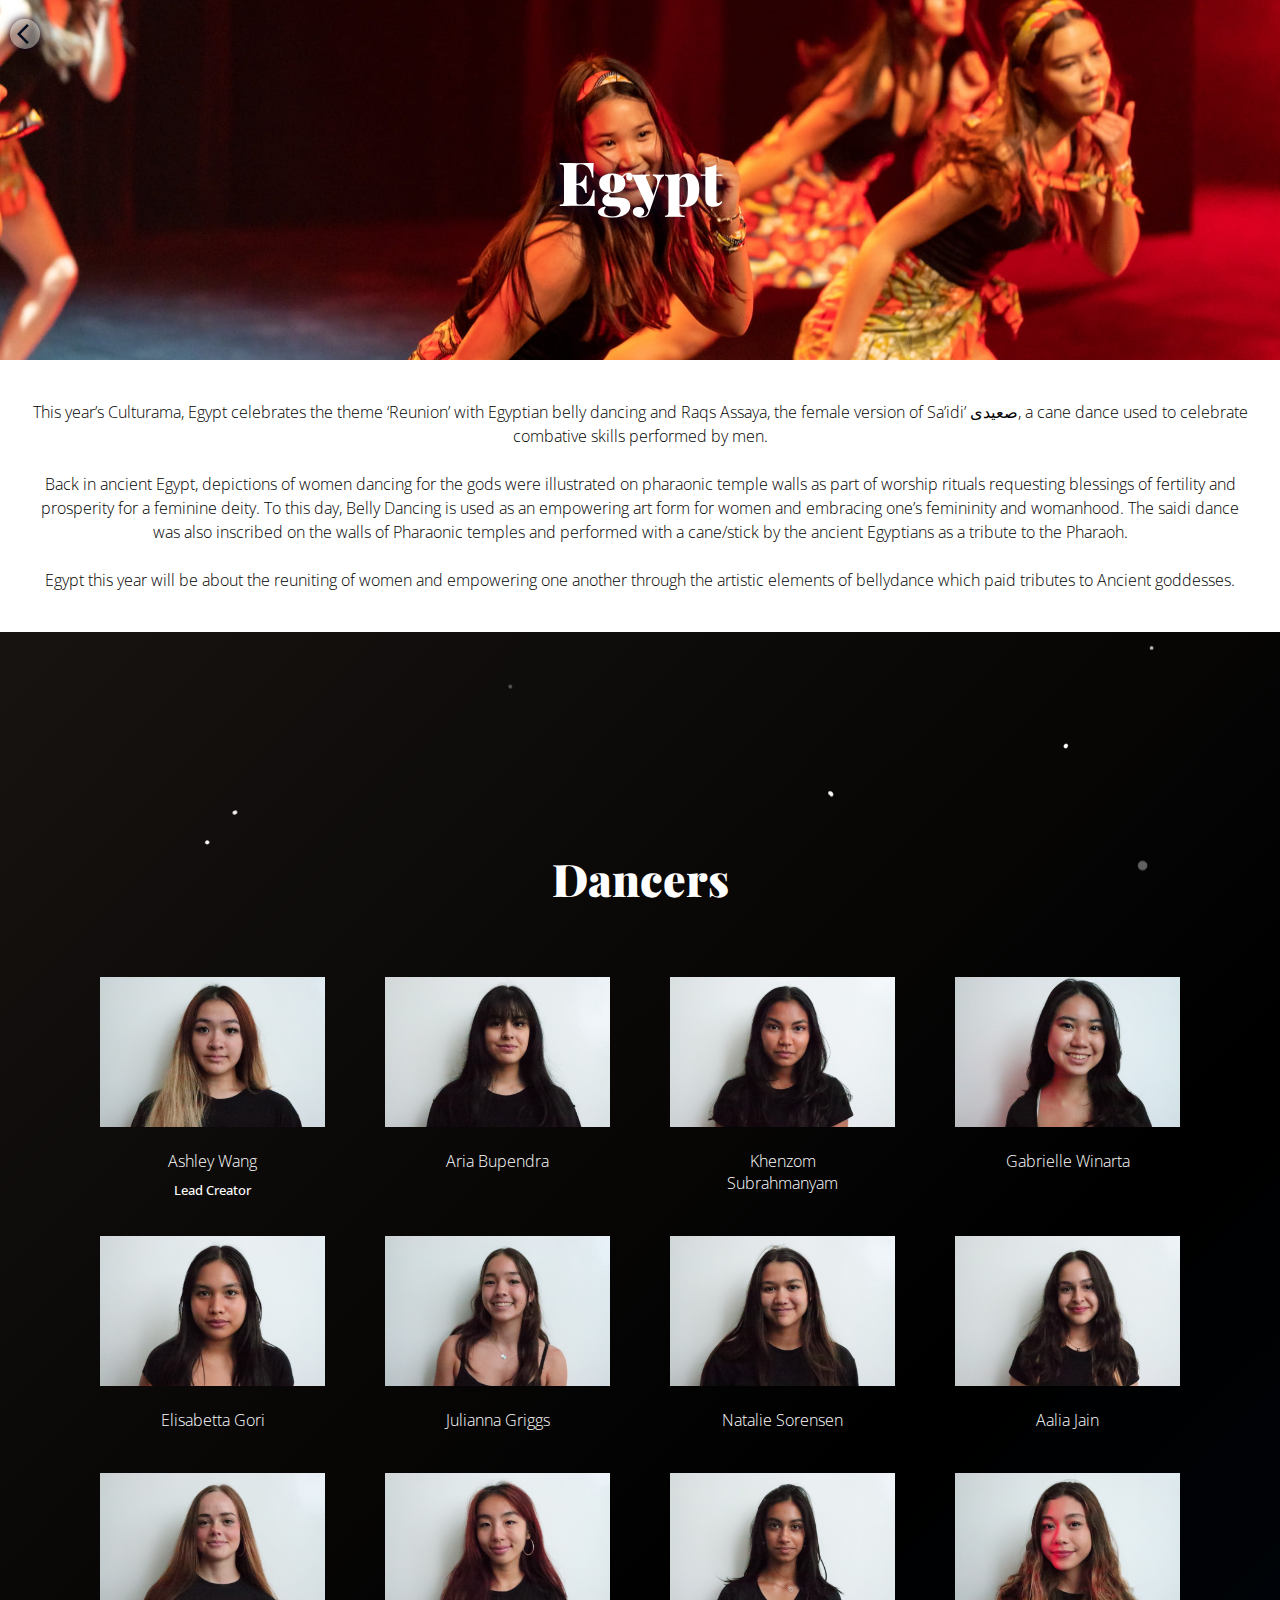
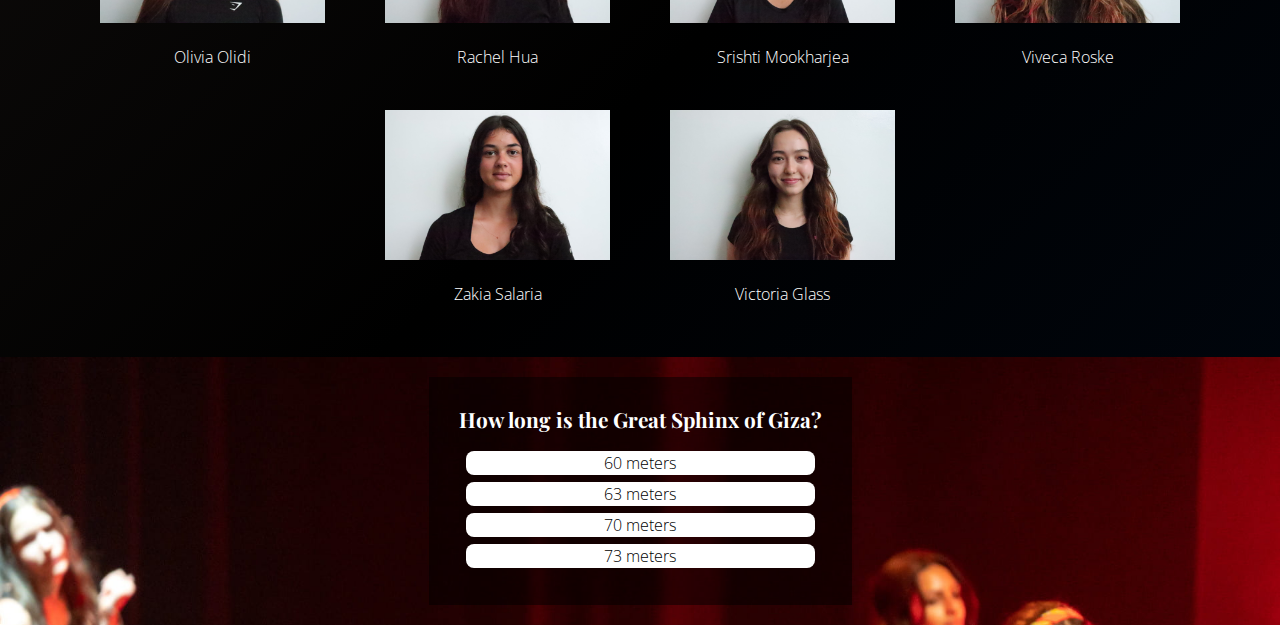
<file: egypt.html>
<!DOCTYPE html>
<html lang="en">
<head>
    <meta charset="UTF-8">
    <meta http-equiv="X-UA-Compatible" content="IE=edge">
    <meta name="viewport" content="width=device-width, initial-scale=1.0">
    <title>Egypt</title>
    <link rel = "stylesheet" href="egypt_style.css">
    <link rel="stylesheet" href="https://fonts.googleapis.com/css2?family=Material+Symbols+Outlined:opsz,wght,FILL,GRAD@48,400,0,0" />
    <link rel="stylesheet" href="https://fonts.googleapis.com/css2?family=Material+Symbols+Outlined:opsz,wght,FILL,GRAD@48,400,0,0" />
    <link rel="icon" type="image/x-icon" href="uwc-favicon.png">
    <style>
        @import url('https://fonts.googleapis.com/css2?family=Playfair+Display:ital,wght@0,400;0,500;0,600;0,700;0,800;0,900;1,400;1,500;1,600;1,700;1,800;1,900&display=swap');
        @import url('https://fonts.googleapis.com/css2?family=IBM+Plex+Serif:ital@1&display=swap');
        @import url('https://fonts.googleapis.com/css2?family=IBM+Plex+Serif:ital,wght@0,700;1,400&family=Roboto:wght@100;300;500;700&display=swap');
        @import url('https://fonts.googleapis.com/css2?family=IBM+Plex+Serif:ital,wght@0,700;1,400&family=Open+Sans:ital,wght@0,300;0,400;0,500;0,600;0,700;0,800;1,300;1,400;1,500;1,600;1,700;1,800&family=Roboto:wght@100;300;500;700&display=swap');
        
    </style>
</head>
<body>
    <div class="back-button-container">
        <div class="back-button">
            <span class="material-symbols-outlined">
                arrow_back_ios_new
            </span>
        </div>
    </div>
    <div class="top">
        <h1 id="country-name">Egypt</h1>

    </div>
    <div class="description">
        <div class="description-text">This year’s Culturama, Egypt celebrates the theme ‘Reunion’ with Egyptian belly dancing and Raqs Assaya, the female version of Sa’idi’ صعيدى, a cane dance used to celebrate combative skills performed by men.<br><br> Back in ancient Egypt, depictions of women dancing for the gods were illustrated on pharaonic temple walls as part of worship rituals requesting blessings of fertility and prosperity for a feminine deity. To this day, Belly Dancing is used as an empowering art form for women and embracing one’s femininity and womanhood. The saidi dance was also inscribed on the walls of Pharaonic temples and performed with a cane/stick by the ancient Egyptians as a tribute to the Pharaoh. <br><br> Egypt this year will be about the reuniting of women and empowering one another through the artistic elements of bellydance which paid tributes to Ancient goddesses. 
        </div>
    </div>
    <div class="headshots">
        <p class="title">Dancers</p>
        <div class="headshot-container">
            <div class="headshot-item item-1">
                <img src='IMG_1764.JPG' class="headshot-photo">
                <p class="headshot-name">Ashley Wang</p>
                <p class="leader-name">Lead Creator</p>
            </div>
            <div class="headshot-item item-2">
                <img src='IMG_1751.JPG' class="headshot-photo">
                <p class="headshot-name">Aria Bupendra</p>
            </div>
            <div class="headshot-item item-3">
                <img src='IMG_1754.JPG' class="headshot-photo">
                <p class="headshot-name">Khenzom Subrahmanyam</p>
            </div>
            <div class="headshot-item item-4">
                <img src='IMG_1766.JPG' class="headshot-photo">
                <p class="headshot-name">Gabrielle Winarta</p>
            </div>
            <div class="headshot-item item-5">
                <img src='IMG_1756.JPG' class="headshot-photo">
                <p class="headshot-name">Elisabetta Gori</p>
            </div>
            <div class="headshot-item item-6">
                <img src='IMG_1748.JPG' class="headshot-photo">
                <p class="headshot-name">Julianna Griggs</p>
            </div>
            <div class="headshot-item item-7">
                <img src='IMG_1761.JPG' class="headshot-photo">
                <p class="headshot-name">Natalie Sorensen</p>
            </div>
            <div class="headshot-item item-8">
                <img src='IMG_1752.JPG' class="headshot-photo">
                <p class="headshot-name">Aalia Jain</p>
            </div>
            <div class="headshot-item item-9">
                <img src='IMG_1762.JPG' class="headshot-photo">
                <p class="headshot-name">Olivia Olidi</p>
            </div>
            <div class="headshot-item item-10">
                <img src='IMG_1760.JPG' class="headshot-photo">
                <p class="headshot-name">Rachel Hua</p>
            </div>
            <div class="headshot-item item-11">
                <img src='IMG_1749.JPG' class="headshot-photo">
                <p class="headshot-name">Srishti Mookharjea</p>
            </div>
            <div class="headshot-item item-12">
                <img src='IMG_1767.JPG' class="headshot-photo">
                <p class="headshot-name">Viveca Roske</p>
            </div>
            <div class="headshot-item item-13">
                <img src='IMG_1746.JPG' class="headshot-photo">
                <p class="headshot-name">Zakia Salaria</p>
            </div>
            <div class="headshot-item item-13">
                <img src='IMG_1757.JPG' class="headshot-photo">
                <p class="headshot-name">Victoria Glass</p>
            </div>
        </div>
    </div>
    <div class="quiz">
        <div class="quiz-container">
            <div class="quiz-name">How long is the Great Sphinx of Giza?</div>
            <div class="answer choice-1">60 meters</div>
            <div class="answer choice-2">63 meters</div>
            <div class="answer choice-3">70 meters</div>
            <div class="answer choice-4">73 meters</div>
            <div class="correct-container">
                <img class='correct' src="correct_icon.png">
            </div>
            <p class="correct-text">The Great Sphinx of Giza measures 73 meters long and 20 meters high, and is one of the world's largest monuments.</p>
            
            <div class="wrong-container">
                <img class='wrong' src="wrong_icon.png">
            </div>
            <p class="wrong-text">The Great Sphinx of Giza measures 73 meters long and 20 meters high, and is one of the world's largest monuments.</p>

        </div>  
    </div>

    <script src="egypt_script.js"></script>

</body>
</html>
</file>
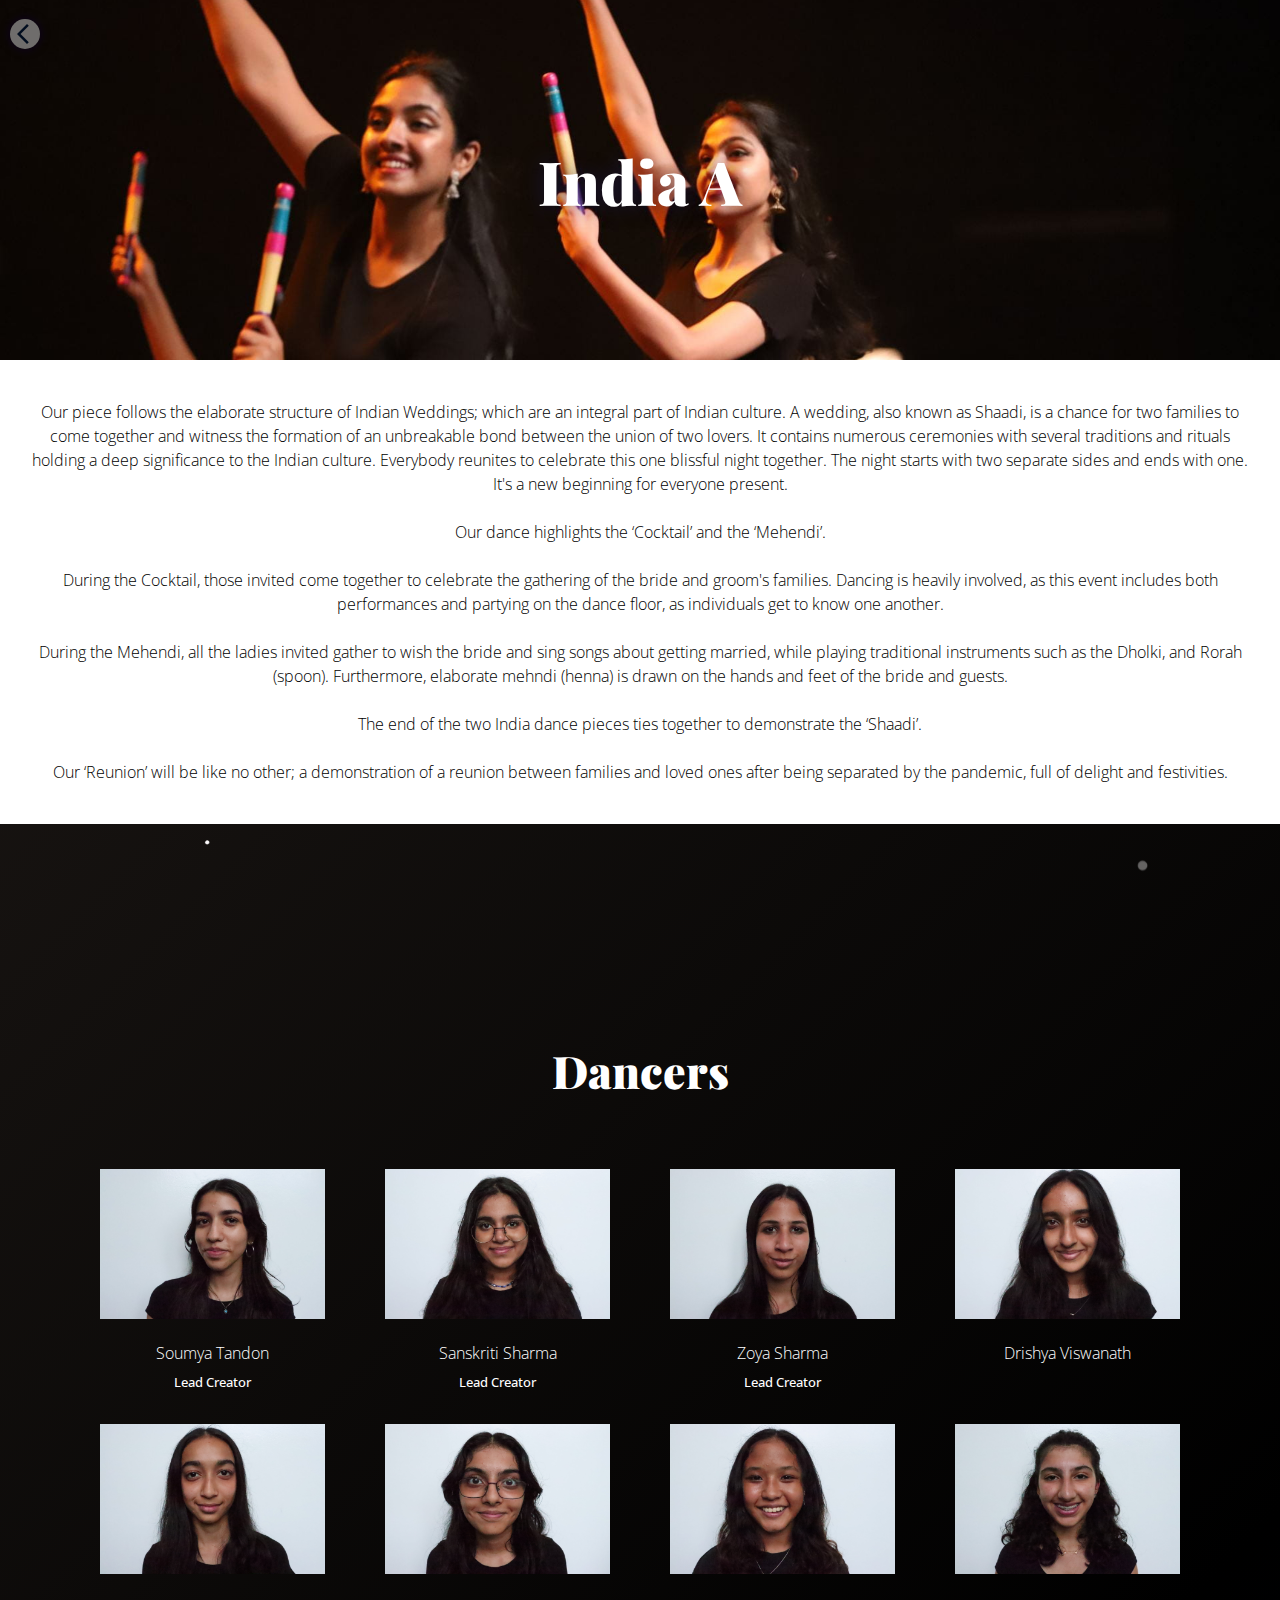
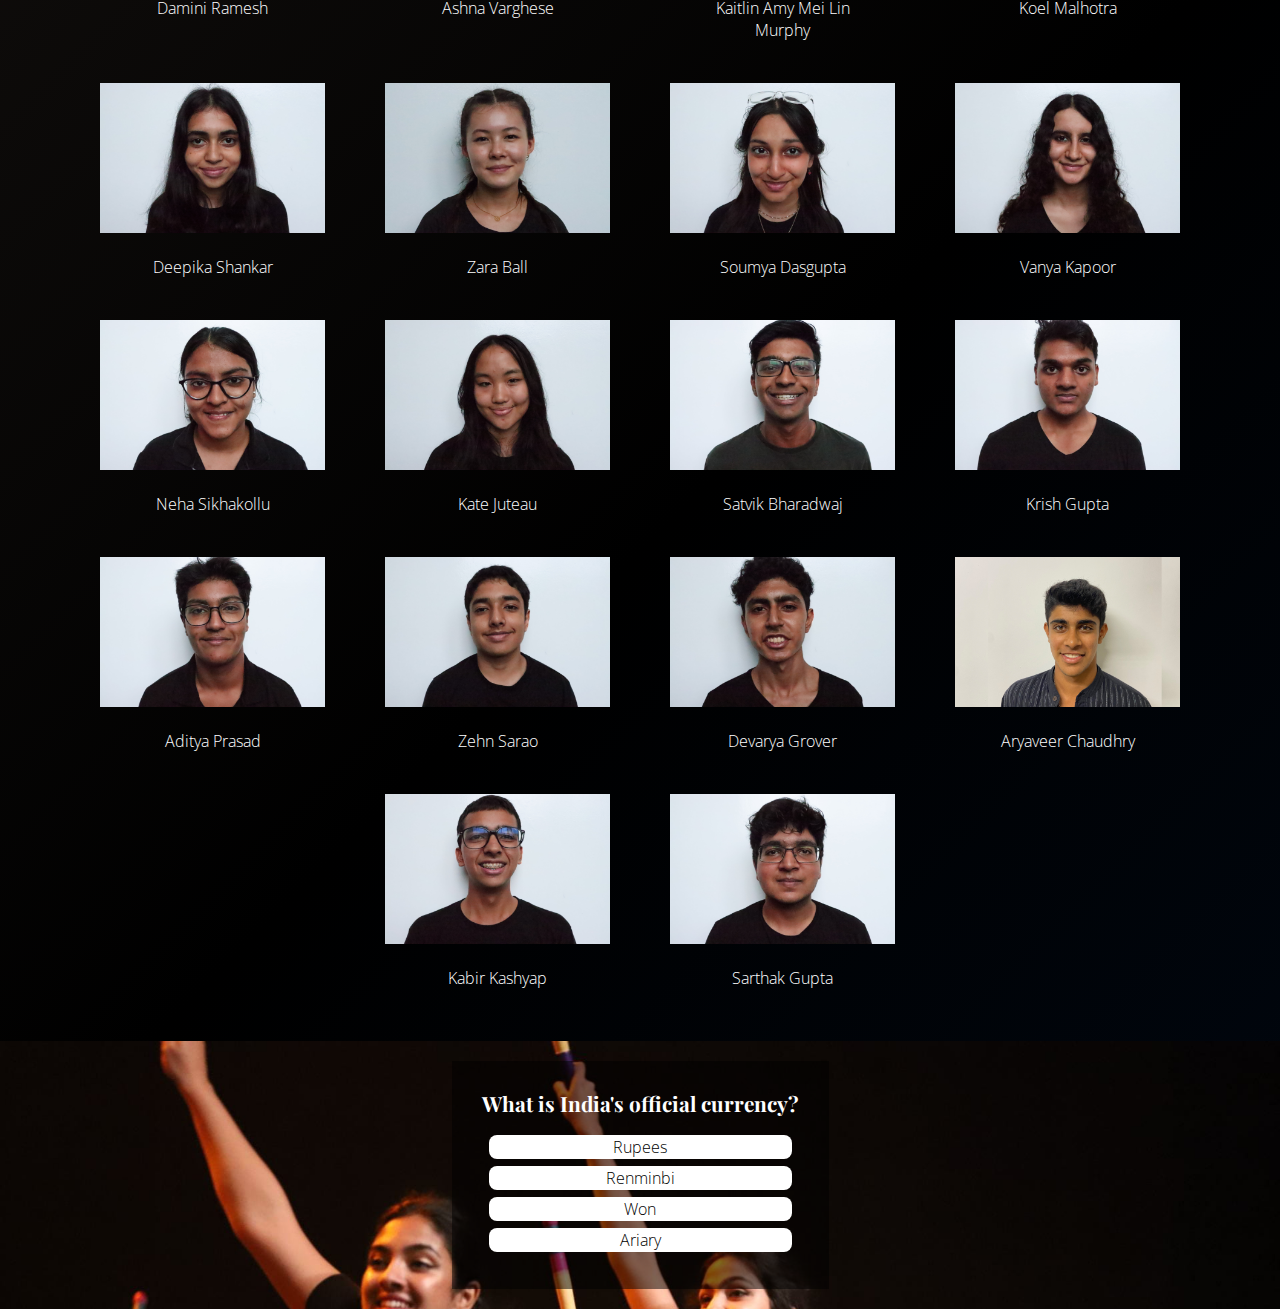
<file: india_a.html>
<!DOCTYPE html>
<html lang="en">
<head>
    <meta charset="UTF-8">
    <meta http-equiv="X-UA-Compatible" content="IE=edge">
    <meta name="viewport" content="width=device-width, initial-scale=1.0">
    <title>India A</title>
    <link rel = "stylesheet" href="india_a_style.css">
    <link rel="stylesheet" href="https://fonts.googleapis.com/css2?family=Material+Symbols+Outlined:opsz,wght,FILL,GRAD@48,400,0,0" />
    <link rel="stylesheet" href="https://fonts.googleapis.com/css2?family=Material+Symbols+Outlined:opsz,wght,FILL,GRAD@48,400,0,0" />
    <link rel="icon" type="image/x-icon" href="uwc-favicon.png">
    <style>
        @import url('https://fonts.googleapis.com/css2?family=Playfair+Display:ital,wght@0,400;0,500;0,600;0,700;0,800;0,900;1,400;1,500;1,600;1,700;1,800;1,900&display=swap');
        @import url('https://fonts.googleapis.com/css2?family=IBM+Plex+Serif:ital@1&display=swap');
        @import url('https://fonts.googleapis.com/css2?family=IBM+Plex+Serif:ital,wght@0,700;1,400&family=Roboto:wght@100;300;500;700&display=swap');
        @import url('https://fonts.googleapis.com/css2?family=IBM+Plex+Serif:ital,wght@0,700;1,400&family=Open+Sans:ital,wght@0,300;0,400;0,500;0,600;0,700;0,800;1,300;1,400;1,500;1,600;1,700;1,800&family=Roboto:wght@100;300;500;700&display=swap');
        
    </style>
</head>
<body>
    <div class="back-button-container">
        <div class="back-button">
            <span class="material-symbols-outlined">
                arrow_back_ios_new
            </span>
        </div>
    </div>
    <div class="top">
        <h1 id="country-name">India A</h1>

    </div>
    <div class="description">
        <div class="description-text">Our piece follows the elaborate structure of Indian Weddings; which are an integral part of Indian culture. A wedding, also known as Shaadi, is a chance for two families to come together and witness the formation of an unbreakable bond between the union of two lovers. It contains numerous ceremonies with several traditions and rituals holding a deep significance to the Indian culture. Everybody reunites to celebrate this one blissful night together. The night starts with two separate sides and ends with one. It's a new beginning for everyone present.
            <br><br>
            Our dance highlights the ‘Cocktail’ and the ‘Mehendi’.
            <br><br>
            During the Cocktail, those invited come together to celebrate the gathering of the bride and groom's families. Dancing is heavily involved, as this event includes both performances and partying on the dance floor, as individuals get to know one another. 
            <br><br>
            During the Mehendi, all the ladies invited gather to wish the bride and sing songs about getting married, while playing traditional instruments such as the Dholki, and Rorah (spoon). Furthermore, elaborate mehndi (henna) is drawn on the hands and feet of the bride and guests. 
            <br><br>
            The end of the two India dance pieces ties together to demonstrate the ‘Shaadi’.
            <br><br>
            Our ‘Reunion’ will be like no other; a demonstration of a reunion between families and loved ones after being separated by the pandemic, full of delight and festivities. 
             </div>
    </div>
    <div class="headshots">
        <p class="title">Dancers</p>
        <div class="headshot-container">
            <div class="headshot-item item-1">
                <img src='IMG_1876.JPG' class="headshot-photo">
                <p class="headshot-name">Soumya Tandon</p>
                <p class="leader-name">Lead Creator</p>
            </div>
            <div class="headshot-item item-2">
                <img src='IMG_1873.JPG' class="headshot-photo">
                <p class="headshot-name">Sanskriti Sharma</p>
                <p class="leader-name">Lead Creator</p>
            </div>
            <div class="headshot-item item-3">
                <img src='IMG_1859.JPG' class="headshot-photo">
                <p class="headshot-name">Zoya Sharma</p>
                <p class="leader-name">Lead Creator</p>
            </div>
            <div class="headshot-item item-4">
                <img src='IMG_1871.JPG' class="headshot-photo">
                <p class="headshot-name">Drishya Viswanath</p>
            </div>
            <div class="headshot-item item-5">
                <img src='IMG_1872.JPG' class="headshot-photo">
                <p class="headshot-name">Damini Ramesh</p>
            </div>
            <div class="headshot-item item-6">
                <img src='IMG_1861.JPG' class="headshot-photo">
                <p class="headshot-name">Ashna Varghese</p>
            </div>
            <div class="headshot-item item-7">
                <img src='IMG_1856.JPG' class="headshot-photo">
                <p class="headshot-name">Kaitlin Amy Mei Lin Murphy</p>
            </div>
            <div class="headshot-item item-8">
                <img src='IMG_1857.JPG' class="headshot-photo">
                <p class="headshot-name">Koel Malhotra</p>
            </div>
            <div class="headshot-item item-9">
                <img src='IMG_1869.JPG' class="headshot-photo">
                <p class="headshot-name">Deepika Shankar</p>
            </div>
            <div class="headshot-item item-10">
                <img src='IMG_1855.JPG' class="headshot-photo">
                <p class="headshot-name">Zara Ball</p>
            </div>
            <div class="headshot-item item-11">
                <img src='IMG_1867.JPG' class="headshot-photo">
                <p class="headshot-name">Soumya Dasgupta</p>
            </div>
            <div class="headshot-item item-12">
                <img src='IMG_1862.JPG' class="headshot-photo">
                <p class="headshot-name">Vanya Kapoor</p>
            </div>
            <div class="headshot-item item-13">
                <img src='IMG_1870.JPG' class="headshot-photo">
                <p class="headshot-name">Neha Sikhakollu</p>
            </div>
            <div class="headshot-item item-14">
                <img src='IMG_1868.JPG' class="headshot-photo">
                <p class="headshot-name">Kate Juteau</p>
            </div>
            <div class="headshot-item item-15">
                <img src='IMG_1865.JPG' class="headshot-photo">
                <p class="headshot-name">Satvik Bharadwaj</p>
            </div>
            <div class="headshot-item item-16">
                <img src='IMG_1866.JPG' class="headshot-photo">
                <p class="headshot-name">Krish Gupta</p>
            </div>
            <div class="headshot-item item-17">
                <img src='IMG_1863.JPG' class="headshot-photo">
                <p class="headshot-name">Aditya Prasad </p>
            </div>
            <div class="headshot-item item-18">
                <img src='IMG_1864.JPG' class="headshot-photo">
                <p class="headshot-name">Zehn Sarao</p>
            </div>
            <div class="headshot-item item-19">
                <img src='IMG_1860.JPG' class="headshot-photo">
                <p class="headshot-name">Devarya Grover</p>
            </div>
            <div class="headshot-item item-20">
                <img src='A11.jpg' class="headshot-photo">
                <p class="headshot-name">Aryaveer Chaudhry </p>
            </div>
            <div class="headshot-item item-21">
                <img src='IMG_1858.JPG' class="headshot-photo">
                <p class="headshot-name">Kabir Kashyap</p>
            </div>
            <div class="headshot-item item-22">
                <img src='IMG_1875.JPG' class="headshot-photo">
                <p class="headshot-name">Sarthak Gupta</p>
            </div>
            
        </div>
    </div>
    <div class="quiz">
        <div class="quiz-container">
            <div class="quiz-name">What is India's official currency?</div>
            <div class="answer choice-1">Rupees</div>
            <div class="answer choice-2">Renminbi</div>
            <div class="answer choice-3">Won</div>
            <div class="answer choice-4">Ariary</div>
            <div class="correct-container">
                <img class='correct' src="correct_icon.png">
            </div>
            <p class="correct-text">India's official currency is Rupees. Renminbi, Won and Ariary are each China, Korea and Madagascar's currencies.</p>
            
            <div class="wrong-container">
                <img class='wrong' src="wrong_icon.png">
            </div>
            <p class="wrong-text">India's official currency is Rupees. Renminbi, Won and Ariary are each China, Korea and Madagascar's currencies.</p>

        </div>  
    </div>

    <script src="country_script.js"></script>

</body>
</html>
</file>
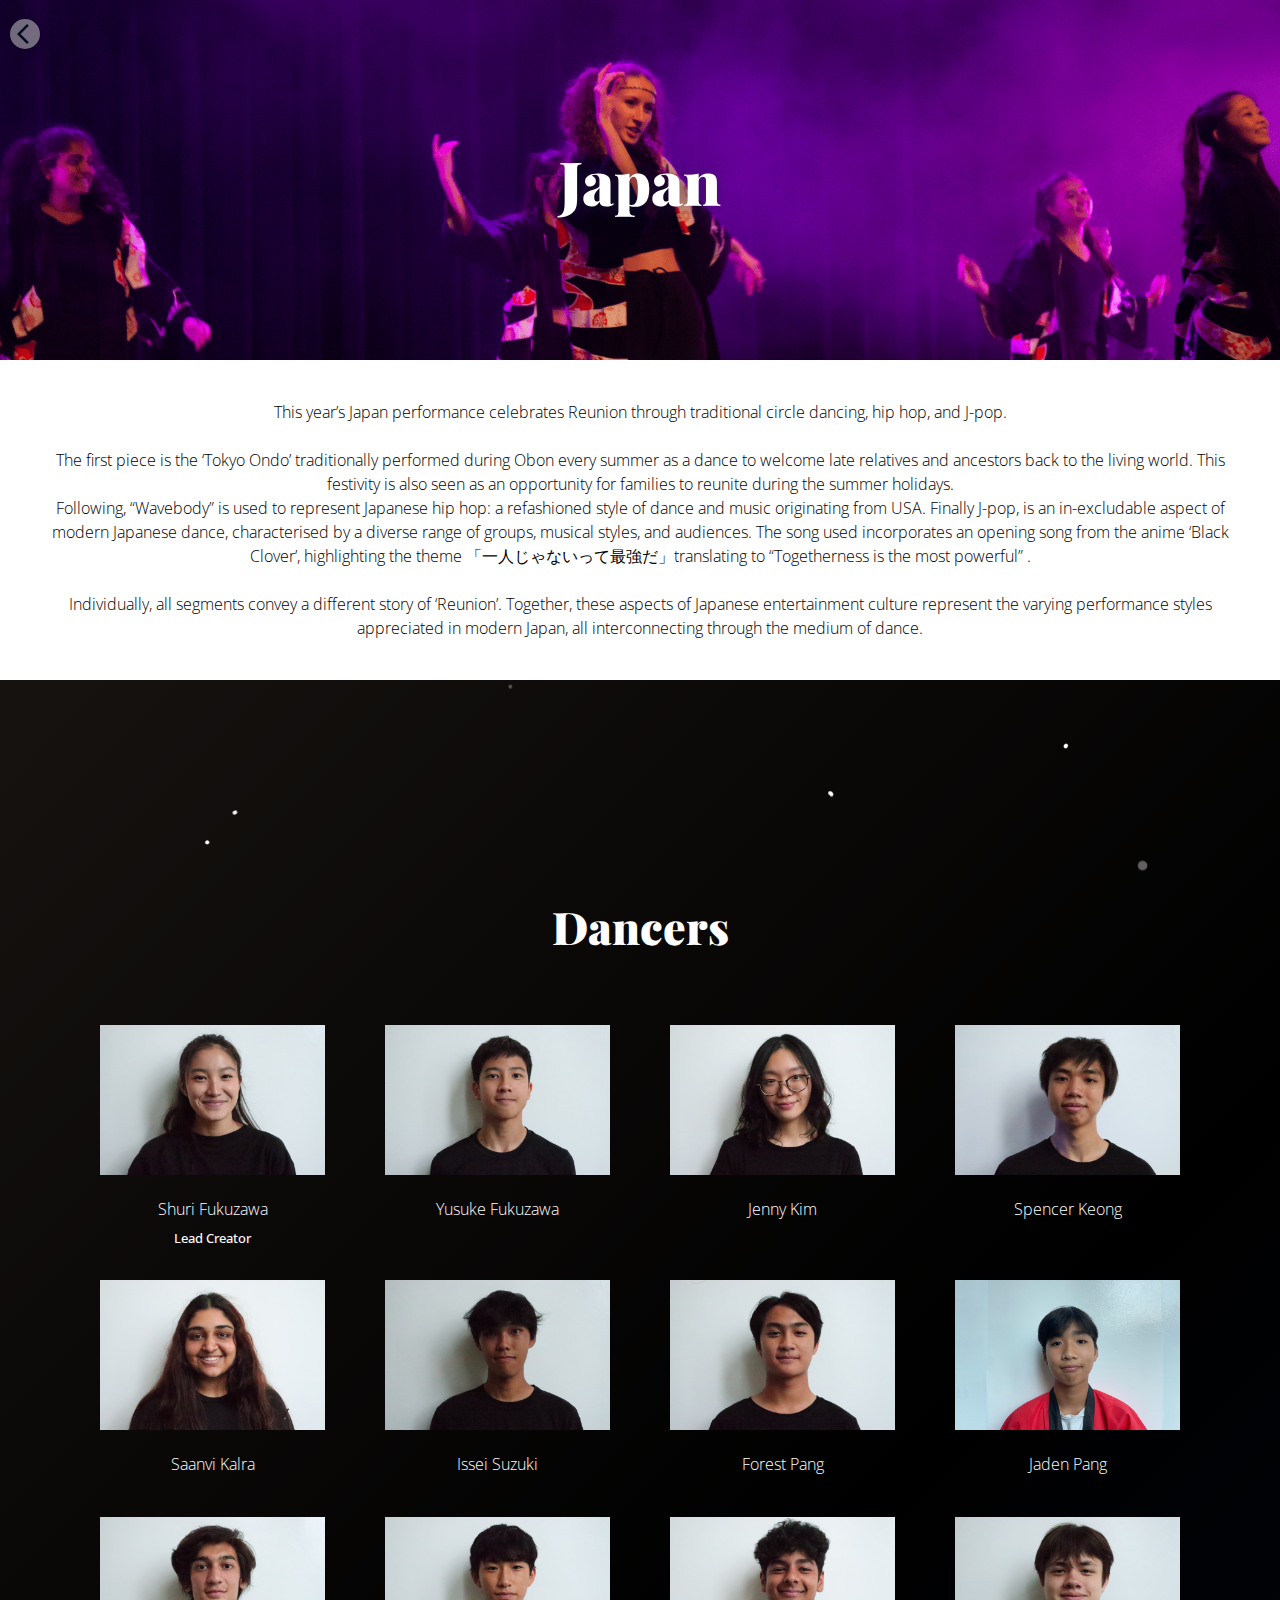
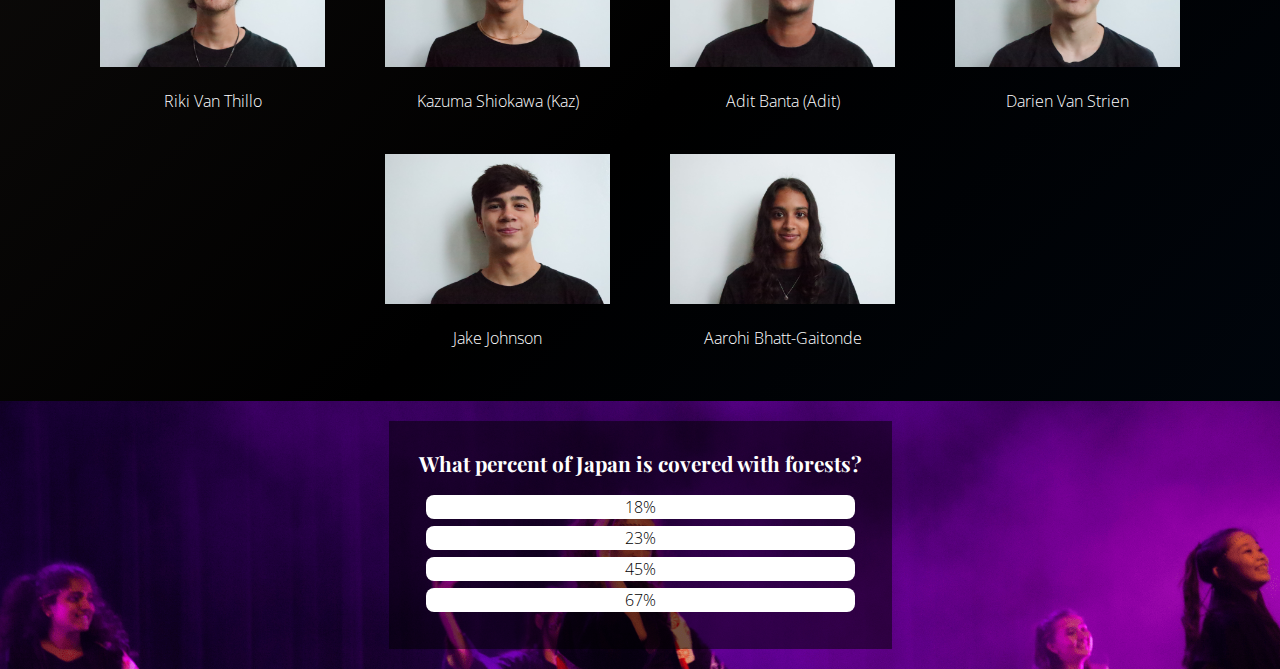
<file: japan.html>
<!DOCTYPE html>
<html lang="en">
<head>
    <meta charset="UTF-8">
    <meta http-equiv="X-UA-Compatible" content="IE=edge">
    <meta name="viewport" content="width=device-width, initial-scale=1.0">
    <title>Japan</title>
    <link rel = "stylesheet" href="japan_style.css">
    <link rel="stylesheet" href="https://fonts.googleapis.com/css2?family=Material+Symbols+Outlined:opsz,wght,FILL,GRAD@48,400,0,0" />
    <link rel="stylesheet" href="https://fonts.googleapis.com/css2?family=Material+Symbols+Outlined:opsz,wght,FILL,GRAD@48,400,0,0" />
    <link rel="icon" type="image/x-icon" href="uwc-favicon.png">
    <style>
        @import url('https://fonts.googleapis.com/css2?family=Playfair+Display:ital,wght@0,400;0,500;0,600;0,700;0,800;0,900;1,400;1,500;1,600;1,700;1,800;1,900&display=swap');
        @import url('https://fonts.googleapis.com/css2?family=IBM+Plex+Serif:ital@1&display=swap');
        @import url('https://fonts.googleapis.com/css2?family=IBM+Plex+Serif:ital,wght@0,700;1,400&family=Roboto:wght@100;300;500;700&display=swap');
        @import url('https://fonts.googleapis.com/css2?family=IBM+Plex+Serif:ital,wght@0,700;1,400&family=Open+Sans:ital,wght@0,300;0,400;0,500;0,600;0,700;0,800;1,300;1,400;1,500;1,600;1,700;1,800&family=Roboto:wght@100;300;500;700&display=swap');
        
    </style>
</head>
<body>
    <div class="back-button-container">
        <div class="back-button">
            <span class="material-symbols-outlined">
                arrow_back_ios_new
            </span>
        </div>
    </div>
    <div class="top">
        <h1 id="country-name">Japan</h1>

    </div>
    <div class="description">
        <div class="description-text">This year’s Japan performance celebrates Reunion through traditional circle dancing, hip hop, and J-pop. <br><br> The first piece is the ‘Tokyo Ondo’ traditionally performed during Obon every summer as a dance to welcome late relatives and ancestors back to the living world. This festivity is also seen as an opportunity for families to reunite during the summer holidays. <br>Following, “Wavebody” is used to represent Japanese hip hop: a refashioned style of dance and music originating from USA. Finally J-pop, is an in-excludable aspect of modern Japanese dance, characterised by a diverse range of groups, musical styles, and audiences. The song used incorporates an opening song from the anime ‘Black Clover’, highlighting the theme 「一人じゃないって最強だ」translating to “Togetherness is the most powerful” . <br><br>Individually, all segments convey a different story of ‘Reunion’. Together, these aspects of Japanese entertainment culture represent the varying performance styles appreciated in modern Japan, all interconnecting through the medium of dance.  </div>
    </div>
    <div class="headshots">
        <p class="title">Dancers</p>
        <div class="headshot-container">
            <div class="headshot-item item-1">
                <img src='IMG_1775.JPG' class="headshot-photo">
                <p class="headshot-name">Shuri Fukuzawa</p>
                <p class="leader-name">Lead Creator</p>
            </div>
            <div class="headshot-item item-2">
                <img src='IMG_1774.JPG' class="headshot-photo">
                <p class="headshot-name">Yusuke Fukuzawa</p>
            </div>
            <div class="headshot-item item-3">
                <img src='IMG_1776.JPG' class="headshot-photo">
                <p class="headshot-name">Jenny Kim</p>
            </div>
            <div class="headshot-item item-4">
                <img src='IMG_1777.JPG' class="headshot-photo">
                <p class="headshot-name">Spencer Keong</p>
            </div>
            <div class="headshot-item item-5">
                <img src='IMG_1778.JPG' class="headshot-photo">
                <p class="headshot-name">Saanvi Kalra</p>
            </div>
            <div class="headshot-item item-6">
                <img src='IMG_1779.JPG' class="headshot-photo">
                <p class="headshot-name">Issei Suzuki</p>
            </div>
            <div class="headshot-item item-7">
                <img src='IMG_1772.JPG' class="headshot-photo">
                <p class="headshot-name">Forest Pang</p>
            </div>
            <div class="headshot-item item-8">
                <img src='A3.jpg' class="headshot-photo">
                <p class="headshot-name">Jaden Pang</p>
            </div>
            <div class="headshot-item item-9">
                <img src='IMG_1781.JPG' class="headshot-photo">
                <p class="headshot-name">Riki Van Thillo</p>
            </div>
            <div class="headshot-item item-10">
                <img src='IMG_1773.JPG' class="headshot-photo">
                <p class="headshot-name">Kazuma Shiokawa (Kaz)</p>
            </div>
            <div class="headshot-item item-11">
                <img src='IMG_1769.JPG' class="headshot-photo">
                <p class="headshot-name">Adit Banta (Adit) </p>
            </div>
            <div class="headshot-item item-12">
                <img src='IMG_1770.JPG' class="headshot-photo">
                <p class="headshot-name">Darien Van Strien</p>
            </div>
            <div class="headshot-item item-13">
                <img src='IMG_1771.JPG' class="headshot-photo">
                <p class="headshot-name">Jake Johnson</p>
            </div>
            <div class="headshot-item item-14">
                <img src='IMG_1780.JPG' class="headshot-photo">
                <p class="headshot-name">Aarohi Bhatt-Gaitonde</p>
            </div>
        </div>
    </div>
    <div class="quiz">
        <div class="quiz-container">
            <div class="quiz-name">What percent of Japan is covered with forests?</div>
            <div class="answer choice-1">18%</div>
            <div class="answer choice-2">23%</div>
            <div class="answer choice-3">45%</div>
            <div class="answer choice-4">67%</div>
            <div class="correct-container">
                <img class='correct' src="correct_icon.png">
            </div>
            <p class="correct-text">Forest areas cover 67% of Japan's total land area.</p>
            
            <div class="wrong-container">
                <img class='wrong' src="wrong_icon.png">
            </div>
            <p class="wrong-text">GForest areas cover 67% of Japan's total land area.</p>

        </div>  
    </div>

    <script src="egypt_script.js"></script>

</body>
</html>
</file>
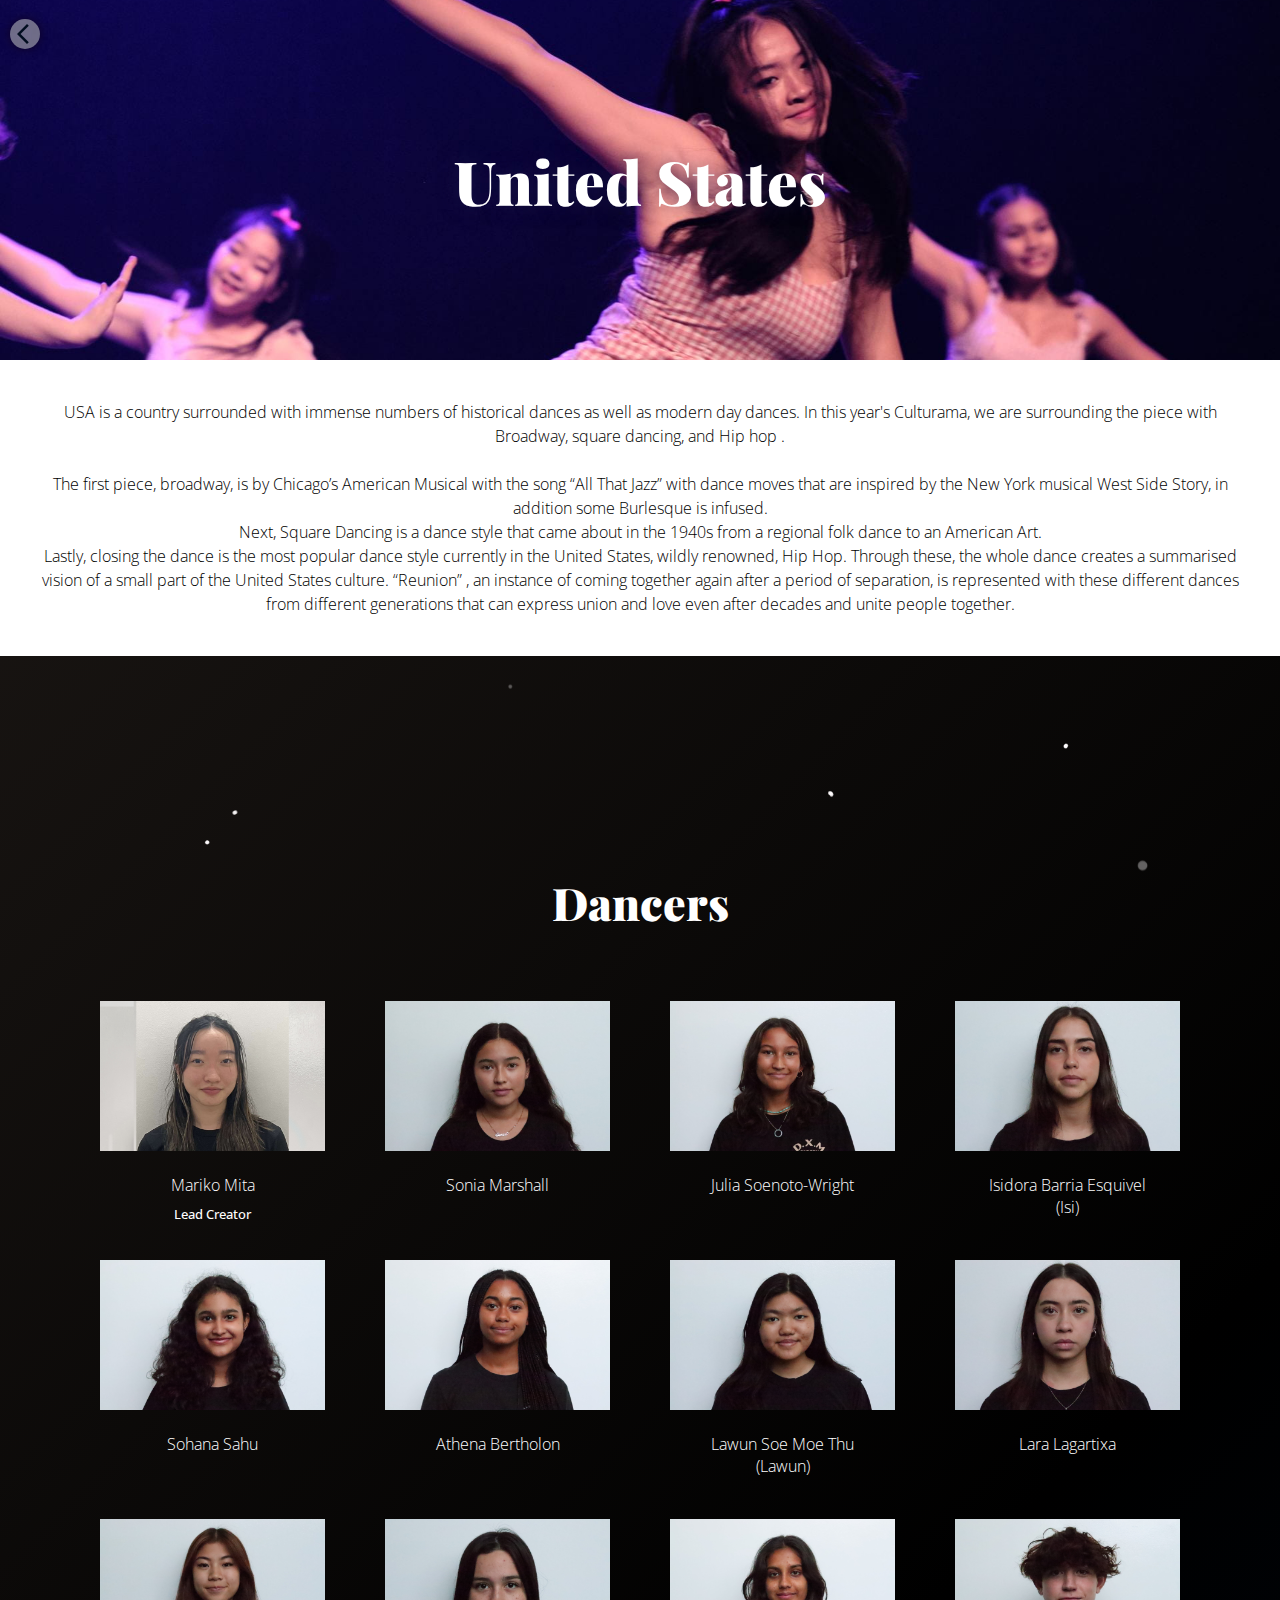
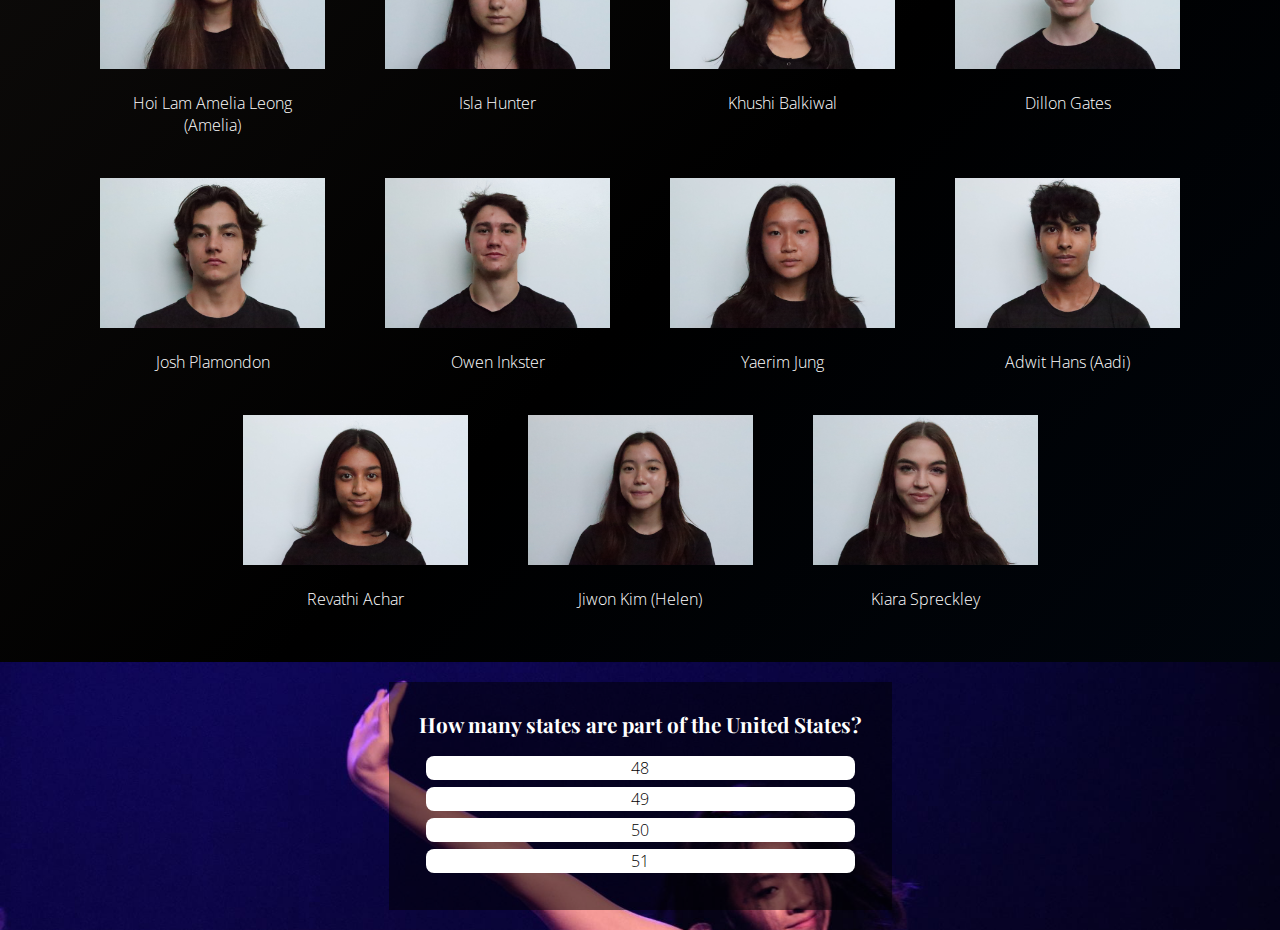
<file: united_states.html>
<!DOCTYPE html>
<html lang="en">
<head>
    <meta charset="UTF-8">
    <meta http-equiv="X-UA-Compatible" content="IE=edge">
    <meta name="viewport" content="width=device-width, initial-scale=1.0">
    <title>United States</title>
    <link rel = "stylesheet" href="united_states_style.css">
    <link rel="stylesheet" href="https://fonts.googleapis.com/css2?family=Material+Symbols+Outlined:opsz,wght,FILL,GRAD@48,400,0,0" />
    <link rel="stylesheet" href="https://fonts.googleapis.com/css2?family=Material+Symbols+Outlined:opsz,wght,FILL,GRAD@48,400,0,0" />
    <link rel="icon" type="image/x-icon" href="uwc-favicon.png">
    <style>
        @import url('https://fonts.googleapis.com/css2?family=Playfair+Display:ital,wght@0,400;0,500;0,600;0,700;0,800;0,900;1,400;1,500;1,600;1,700;1,800;1,900&display=swap');
        @import url('https://fonts.googleapis.com/css2?family=IBM+Plex+Serif:ital@1&display=swap');
        @import url('https://fonts.googleapis.com/css2?family=IBM+Plex+Serif:ital,wght@0,700;1,400&family=Roboto:wght@100;300;500;700&display=swap');
        @import url('https://fonts.googleapis.com/css2?family=IBM+Plex+Serif:ital,wght@0,700;1,400&family=Open+Sans:ital,wght@0,300;0,400;0,500;0,600;0,700;0,800;1,300;1,400;1,500;1,600;1,700;1,800&family=Roboto:wght@100;300;500;700&display=swap');
        
    </style>
</head>
<body>
    <div class="back-button-container">
        <div class="back-button">
            <span class="material-symbols-outlined">
                arrow_back_ios_new
            </span>
        </div>
    </div>
    <div class="top">
        <h1 id="country-name">United States</h1>

    </div>
    <div class="description">
        <div class="description-text">USA is a country surrounded with immense numbers of historical dances as well as modern day dances. In this year's Culturama, we are surrounding the piece with Broadway, square dancing, and Hip hop . <br><br>The first piece, broadway, is by Chicago’s American Musical with the song “All That Jazz” with dance moves that are inspired by the New York musical West Side Story, in addition some Burlesque is infused.<br>Next, Square Dancing is a dance style that came about in the 1940s from a regional folk dance to an American Art. <br> Lastly, closing the dance is the most popular dance style currently in the United States, wildly renowned, Hip Hop. Through these, the whole dance creates a summarised vision of a small part of the United States culture. “Reunion” , an instance of coming together again after a period of separation, is represented with these different dances from different generations that can express union and love even after decades and unite people together. </div>
    </div>
    <div class="headshots">
        <p class="title">Dancers</p>
        <div class="headshot-container">
            <div class="headshot-item item-1">
                <img src='mariko-mita-final.jpg' class="headshot-photo">
                <p class="headshot-name">Mariko Mita</p>
                <p class="leader-name">Lead Creator</p>
            </div>
            <div class="headshot-item item-2">
                <img src='IMG_1789.JPG' class="headshot-photo">
                <p class="headshot-name">Sonia Marshall</p>
            </div>
            <div class="headshot-item item-3">
                <img src='IMG_1788.JPG' class="headshot-photo">
                <p class="headshot-name">Julia Soenoto-Wright</p>
            </div>
            <div class="headshot-item item-4">
                <img src='IMG_1801.JPG' class="headshot-photo">
                <p class="headshot-name">Isidora Barria Esquivel (Isi)</p>
            </div>
            <div class="headshot-item item-5">
                <img src='IMG_1787.JPG' class="headshot-photo">
                <p class="headshot-name">Sohana Sahu</p>
            </div>
            <div class="headshot-item item-6">
                <img src='IMG_1791.JPG' class="headshot-photo">
                <p class="headshot-name">Athena Bertholon</p>
            </div>
            <div class="headshot-item item-7">
                <img src='IMG_1784.JPG' class="headshot-photo">
                <p class="headshot-name">Lawun Soe Moe Thu (Lawun)</p>
            </div>
            <div class="headshot-item item-8">
                <img src='IMG_1800.JPG' class="headshot-photo">
                <p class="headshot-name">Lara Lagartixa</p>
            </div>
            <div class="headshot-item item-9">
                <img src='IMG_1785.JPG' class="headshot-photo">
                <p class="headshot-name">Hoi Lam Amelia Leong (Amelia)</p>
            </div>
            <div class="headshot-item item-10">
                <img src='IMG_1802.JPG' class="headshot-photo">
                <p class="headshot-name">Isla Hunter</p>
            </div>
            <div class="headshot-item item-11">
                <img src='IMG_1793.JPG' class="headshot-photo">
                <p class="headshot-name">Khushi Balkiwal</p>
            </div>
            <div class="headshot-item item-12">
                <img src='IMG_1792.JPG' class="headshot-photo">
                <p class="headshot-name">Dillon Gates</p>
            </div>
            <div class="headshot-item item-13">
                <img src='IMG_1794.JPG' class="headshot-photo">
                <p class="headshot-name">Josh Plamondon</p>
            </div>
            <div class="headshot-item item-14">
                <img src='IMG_1795.JPG' class="headshot-photo">
                <p class="headshot-name">Owen Inkster</p>
            </div>
            <div class="headshot-item item-15">
                <img src='IMG_1798.JPG' class="headshot-photo">
                <p class="headshot-name">Yaerim Jung</p>
            </div>
            <div class="headshot-item item-16">
                <img src='IMG_1796.JPG' class="headshot-photo">
                <p class="headshot-name">Adwit Hans (Aadi)</p>
            </div>
            <div class="headshot-item item-17">
                <img src='IMG_1790.JPG' class="headshot-photo">
                <p class="headshot-name">Revathi Achar</p>
            </div>
            <div class="headshot-item item-18">
                <img src='IMG_1786.JPG' class="headshot-photo">
                <p class="headshot-name">Jiwon Kim (Helen)</p>
            </div>
            <div class="headshot-item item-19">
                <img src='IMG_1799.JPG' class="headshot-photo">
                <p class="headshot-name">Kiara Spreckley</p>
            </div>
        </div>
    </div>
    <div class="quiz">
        <div class="quiz-container">
            <div class="quiz-name">How many states are part of the United States?</div>
            <div class="answer choice-1">48</div>
            <div class="answer choice-2">49</div>
            <div class="answer choice-3">50</div>
            <div class="answer choice-4">51</div>
            <div class="correct-container">
                <img class='correct' src="correct_icon.png">
            </div>
            <p class="correct-text">United States is the home to 50 different States.</p>
            
            <div class="wrong-container">
                <img class='wrong' src="wrong_icon.png">
            </div>
            <p class="wrong-text">United States is the home to 50 different States.</p>

        </div>  
    </div>

    <script src="usa_script.js"></script>

</body>
</html>
</file>
<file: egypt_style.css>
html {
    scroll-behavior: smooth;
  }

body{
    margin:0;
    font-family: 'Open Sans';
    background: linear-gradient(-45deg, #0e0e0e,#010d1f,#000000,#1F1A17);
    background-size: 200% 200%;
    animation: gradient 10s ease infinite;
    background-position: fixed;
    transition: all 1s;
}
@keyframes gradient {
	0% {
		background-position: 0% 50%;
	}
	50% {
		background-position: 100% 50%;
	}
	100% {
		background-position: 0% 50%;
	}
}
.material-symbols-outlined{
    transform: translateX(-2px);
    color:#010d1f;
}
.back-button{
    width: 30px;
    height: 30px;
    background-color: rgba(178, 178, 178, 0.601);
    border-radius: 50%;
    margin:10px;
    transform: translateY(30%);
    box-shadow: 0px 0px 10px rgb(15, 0, 35);
    display: flex;
    align-items: center;
    justify-content: center;
}
.back-button-container{
    position:fixed;
    top: 0%;
}

.back-button:hover{
    background-color: #282828;
    transition: all 0.2s ease-in-out;
}

.top{
    height: 40ch;
    display: flex;
    flex-direction: column;
    justify-content: space-around;
    align-items: center;
    padding-left:20%;
    padding-right:20%;
    background-image: url(tanzania_pic.jpeg);
    background-size: cover;
    top:0%;

}
h1{
    padding: 2%;
    text-align: center;  
    font-size: 5em;
    font-weight: 500;
    font-family: 'Playfair Display';
    text-shadow:0px 0px 20px rgba(29, 23, 74, 0.632);
    color: white;

}
.description{
    background-color: white;
    font-size: 1em;
    height:fit-content;
    display: flex;
    flex-direction: column;
    justify-content: center;
    align-items: center;
    padding:20px;
    color: black;
    text-align: center;
    line-height: 1.5em;
    font-weight: 100;
    
}
.description-text{
    margin:10px;
    margin-top:20px;
    margin-bottom:20px;
}
.headshots{
    background-image: url('stars.png');
    background-size: 120%;
    background-attachment: fixed;
    height:fit-content;
    flex-direction: column;
    display: flex;
    align-items: top;
    justify-content: top;
}
.quiz{
    background-image: url(tanzania_pic.jpeg);
    background-size: cover;
    height: 50ch;
}

#country-name{
    font-size:3.8em;
    font-weight: 900;
}
.title{
    font-size: 2em;
    top:0%;
    font-weight: 900;
    text-align: center;
    color: white;
    font-family: 'Playfair Display','Open Sans';

}
p{
    margin:10%
}
.headshot-container{
    margin:20px;
    display: flex;
    justify-content: center;
    align-items: top;
    flex-wrap: wrap;
    color: white;
}
.headshot-item{
    display:flex;
    flex-direction: column;
    align-items: center;
    margin:10px
}
.headshot-photo{
    height:120px
}

.headshot-name{
    font-weight: 100;
    font-size: 1em;
    width:170px;
    text-align: center;
}
.leader-name{
    font-weight:500;
    font-size:0.8em;
    margin:0;
    transform: translateY(-70%);
}
.quiz{
    font-size: 1em;
    height:fit-content;
    display: flex;
    flex-direction: column;
    justify-content: center;
    align-items: center;
    padding:20px;
    color: white;
    text-align: center;
    line-height: 1.5em;
    font-weight: 300;   
    font-family: 'Playfair Display','Open Sans';

    
}
.quiz-container{
    flex-grow: 1;
    background-color: rgb(0,0,0,0.5);
    padding:30px;
    font-family: 'Open Sans','Playfair display';
    font-size:1em;
}
.quiz-name{
    color:white;
    font-weight: 700;
    margin-bottom:20px;
    font-size:1.3em;
    font-family: 'Playfair Display','Open Sans';
}
.answer{
    color:black;
    background-color: white;
    margin:7px;
    border-radius: 8px;
}
.answer:hover{
    background-color: rgb(15, 0, 35);
    transition: all 0.25s ease-in-out;
}
.correct_item{
    width:100px;
    height: 100px;
    background-color: rgba(23, 255, 127, 1);
    border-radius: 50%;
    display:flex;
    justify-content: center;
    align-items: center;
    color: white;
}
.correct-container{
    display: flex;
    justify-content: center;
    align-items: center;
}
.correct{
    display: flex;
    justify-content: center;
    align-items: center;
    width: 90px;
    height:90px;
    border-radius: 50px;
}
.correct-text{
    margin:10px;
}
.wrong-container{
    display: flex;
    justify-content: center;
    align-items: center;
}
.wrong{
    display: flex;
    justify-content: center;
    align-items: center;
    width: 90px;
    height:90px;
    border-radius: 50px;
}
.wrong-text{
    margin:10px;
}

@media all and (min-width: 600px){
    h1{
        padding: 2%;
        text-align: center;  
        font-size: 6em;
        font-weight: 500;
        font-family: 'Playfair Display';
        text-shadow:0px 0px 20px rgba(29, 23, 74, 0.632);
        color: white;
    }
    .headshot-item{
        display:flex;
        flex-direction: column;
        align-items: center;
        margin:10px;
        margin-left:30px;
        margin-right:30px;
    }
    .headshot-container{
        margin: 20px;
    }
    .headshot-photo{
        height:150px
    }
    .title{
        font-size: 2.8em;
        top:0%;
        font-weight: 900;
        text-align: center;
        color: white;
        font-family: 'Playfair Display','Open Sans';
        transform: translateY(150%);
    
    }
    .top{
        height: 40ch;
        display: flex;
        flex-direction: column;
        justify-content: space-around;
        align-items: center;
        padding-left:20%;
        padding-right:20%;
        background-image: url(tanzania_pic.jpeg);
        background-size: cover;
        top:0%;
        background-position: 0% 70%;
    
    }

}
</file>
<file: india_a_style.css>
html {
    scroll-behavior: smooth;
  }

body{
    margin:0;
    font-family: 'Open Sans';
    background: linear-gradient(-45deg, #0e0e0e,#010d1f,#000000,#1F1A17);
    background-size: 200% 200%;
    animation: gradient 10s ease infinite;
    background-position: fixed;
    transition: all 1s;
}
@keyframes gradient {
	0% {
		background-position: 0% 50%;
	}
	50% {
		background-position: 100% 50%;
	}
	100% {
		background-position: 0% 50%;
	}
}
.material-symbols-outlined{
    transform: translateX(-2px);
    color:#010d1f;
}
.back-button{
    width: 30px;
    height: 30px;
    background-color: rgba(178, 178, 178, 0.601);
    border-radius: 50%;
    margin:10px;
    transform: translateY(30%);
    box-shadow: 0px 0px 10px rgb(15, 0, 35);
    display: flex;
    align-items: center;
    justify-content: center;
}
.back-button-container{
    position:fixed;
    top: 0%;
}

.back-button:hover{
    background-color: #282828;
    transition: all 0.2s ease-in-out;
}

.top{
    height: 40ch;
    display: flex;
    flex-direction: column;
    justify-content: space-around;
    align-items: center;
    padding-left:20%;
    padding-right:20%;
    background-image: url(india_photo.jpeg);
    background-size: cover;
    top:0%;

}
h1{
    padding: 2%;
    text-align: center;  
    font-size: 5em;
    font-weight: 500;
    font-family: 'Playfair Display';
    text-shadow:0px 0px 20px rgba(29, 23, 74, 0.632);
    color: white;

}
.description{
    background-color: white;
    font-size: 1em;
    height:fit-content;
    display: flex;
    flex-direction: column;
    justify-content: center;
    align-items: center;
    padding:20px;
    color: black;
    text-align: center;
    line-height: 1.5em;
    font-weight: 100;
    
}
.description-text{
    margin:10px;
    margin-top:20px;
    margin-bottom:20px;
}
.headshots{
    background-image: url('stars.png');
    background-size: 120%;
    background-attachment: fixed;
    height:fit-content;
    flex-direction: column;
    display: flex;
    align-items: top;
    justify-content: top;
}
.quiz{
    background-image: url(india_photo.jpeg);
    background-size: cover;
    height: 50ch;
}

#country-name{
    font-size:3.8em;
    font-weight: 900;
}
.title{
    font-size: 2em;
    top:0%;
    font-weight: 900;
    text-align: center;
    color: white;
    font-family: 'Playfair Display','Open Sans';

}
p{
    margin:10%
}
.headshot-container{
    margin:20px;
    display: flex;
    justify-content: center;
    align-items: top;
    flex-wrap: wrap;
    color: white;
}
.headshot-item{
    display:flex;
    flex-direction: column;
    align-items: center;
    margin:10px
}
.headshot-photo{
    height:120px
}

.headshot-name{
    font-weight: 100;
    font-size: 1em;
    width:170px;
    text-align: center;
}
.leader-name{
    font-weight:500;
    font-size:0.8em;
    margin:0;
    transform: translateY(-70%);
}
.quiz{
    font-size: 1em;
    height:fit-content;
    display: flex;
    flex-direction: column;
    justify-content: center;
    align-items: center;
    padding:20px;
    color: white;
    text-align: center;
    line-height: 1.5em;
    font-weight: 300;   
    font-family: 'Playfair Display','Open Sans';

    
}
.quiz-container{
    flex-grow: 1;
    background-color: rgb(0,0,0,0.5);
    padding:30px;
    font-family: 'Open Sans','Playfair display';
    font-size:1em;
}
.quiz-name{
    color:white;
    font-weight: 700;
    margin-bottom:20px;
    font-size:1.3em;
    font-family: 'Playfair Display','Open Sans';
}
.answer{
    color:black;
    background-color: white;
    margin:7px;
    border-radius: 8px;
}
.answer:hover{
    background-color: rgb(15, 0, 35);
    transition: all 0.25s ease-in-out;
}
.correct_item{
    width:100px;
    height: 100px;
    background-color: rgba(23, 255, 127, 1);
    border-radius: 50%;
    display:flex;
    justify-content: center;
    align-items: center;
    color: white;
}
.correct-container{
    display: flex;
    justify-content: center;
    align-items: center;
}
.correct{
    display: flex;
    justify-content: center;
    align-items: center;
    width: 90px;
    height:90px;
    border-radius: 50px;
}
.correct-text{
    margin:10px;
}
.wrong-container{
    display: flex;
    justify-content: center;
    align-items: center;
}
.wrong{
    display: flex;
    justify-content: center;
    align-items: center;
    width: 90px;
    height:90px;
    border-radius: 50px;
}
.wrong-text{
    margin:10px;
}
@media all and (min-width: 600px){
    h1{
        padding: 2%;
        text-align: center;  
        font-size: 6em;
        font-weight: 500;
        font-family: 'Playfair Display';
        text-shadow:0px 0px 20px rgba(29, 23, 74, 0.632);
        color: white;
    }
    .headshot-item{
        display:flex;
        flex-direction: column;
        align-items: center;
        margin:10px;
        margin-left:30px;
        margin-right:30px;
    }
    .headshot-container{
        margin: 20px;
    }
    .headshot-photo{
        height:150px
    }
    .title{
        font-size: 2.8em;
        top:0%;
        font-weight: 900;
        text-align: center;
        color: white;
        font-family: 'Playfair Display','Open Sans';
        transform: translateY(150%);
    
    }
    .top{
        height: 40ch;
        display: flex;
        flex-direction: column;
        justify-content: space-around;
        align-items: center;
        padding-left:20%;
        padding-right:20%;
        background-image: url(india_photo.jpeg);
        background-size: cover;
        top:0%;
        background-position: 0% 20%;
    
    }
}
</file>
<file: japan_style.css>
html {
    scroll-behavior: smooth;
  }

body{
    margin:0;
    font-family: 'Open Sans';
    background: linear-gradient(-45deg, #0e0e0e,#010d1f,#000000,#1F1A17);
    background-size: 200% 200%;
    animation: gradient 10s ease infinite;
    background-position: fixed;
    transition: all 1s;
}
@keyframes gradient {
	0% {
		background-position: 0% 50%;
	}
	50% {
		background-position: 100% 50%;
	}
	100% {
		background-position: 0% 50%;
	}
}
.material-symbols-outlined{
    transform: translateX(-2px);
    color:#010d1f;
}
.back-button{
    width: 30px;
    height: 30px;
    background-color: rgba(178, 178, 178, 0.601);
    border-radius: 50%;
    margin:10px;
    transform: translateY(30%);
    box-shadow: 0px 0px 10px rgb(15, 0, 35);
    display: flex;
    align-items: center;
    justify-content: center;
}
.back-button-container{
    position:fixed;
    top: 0%;
}

.back-button:hover{
    background-color: #282828;
    transition: all 0.2s ease-in-out;
}

.top{
    height: 40ch;
    display: flex;
    flex-direction: column;
    justify-content: space-around;
    align-items: center;
    padding-left:20%;
    padding-right:20%;
    background-image: url(japan_pic.png);
    background-size: cover;
    top:0%;

}
h1{
    padding: 2%;
    text-align: center;  
    font-size: 5em;
    font-weight: 500;
    font-family: 'Playfair Display';
    text-shadow:0px 0px 20px rgba(29, 23, 74, 0.632);
    color: white;

}
.description{
    background-color: white;
    font-size: 1em;
    height:fit-content;
    display: flex;
    flex-direction: column;
    justify-content: center;
    align-items: center;
    padding:20px;
    color: black;
    text-align: center;
    line-height: 1.5em;
    font-weight: 100;
    
}
.description-text{
    margin:10px;
    margin-top:20px;
    margin-bottom:20px;
}
.headshots{
    background-image: url('stars.png');
    background-size: 120%;
    background-attachment: fixed;
    height:fit-content;
    flex-direction: column;
    display: flex;
    align-items: top;
    justify-content: top;
}
.quiz{
    background-image: url(japan_pic.png);
    background-size: cover;
    height: 50ch;
}

#country-name{
    font-size:3.8em;
    font-weight: 900;
}
.title{
    font-size: 2em;
    top:0%;
    font-weight: 900;
    text-align: center;
    color: white;
    font-family: 'Playfair Display','Open Sans';

}
p{
    margin:10%
}
.headshot-container{
    margin:20px;
    display: flex;
    justify-content: center;
    align-items: top;
    flex-wrap: wrap;
    color: white;
}
.headshot-item{
    display:flex;
    flex-direction: column;
    align-items: center;
    margin:10px;
}
.headshot-photo{
    height:120px
}

.headshot-name{
    font-weight: 100;
    font-size: 1em;
    width:170px;
    text-align: center;
}
.leader-name{
    font-weight:500;
    font-size:0.8em;
    margin:0;
    transform: translateY(-70%);
}
.quiz{
    font-size: 1em;
    height:fit-content;
    display: flex;
    flex-direction: column;
    justify-content: center;
    align-items: center;
    padding:20px;
    color: white;
    text-align: center;
    line-height: 1.5em;
    font-weight: 300;   
    font-family: 'Playfair Display','Open Sans';

    
}
.quiz-container{
    flex-grow: 1;
    background-color: rgb(0,0,0,0.5);
    padding:30px;
    font-family: 'Open Sans','Playfair display';
    font-size:1em;
}
.quiz-name{
    color:white;
    font-weight: 700;
    margin-bottom:20px;
    font-size:1.3em;
    font-family: 'Playfair Display','Open Sans';
}
.answer{
    color:black;
    background-color: white;
    margin:7px;
    border-radius: 8px;
}
.answer:hover{
    background-color: rgb(15, 0, 35);
    transition: all 0.25s ease-in-out;
}
.correct_item{
    width:100px;
    height: 100px;
    background-color: rgba(23, 255, 127, 1);
    border-radius: 50%;
    display:flex;
    justify-content: center;
    align-items: center;
    color: white;
}
.correct-container{
    display: flex;
    justify-content: center;
    align-items: center;
}
.correct{
    display: flex;
    justify-content: center;
    align-items: center;
    width: 90px;
    height:90px;
    border-radius: 50px;
}
.correct-text{
    margin:10px;
}
.wrong-container{
    display: flex;
    justify-content: center;
    align-items: center;
}
.wrong{
    display: flex;
    justify-content: center;
    align-items: center;
    width: 90px;
    height:90px;
    border-radius: 50px;
}
.wrong-text{
    margin:10px;
}

@media all and (min-width: 600px){
    h1{
        padding: 2%;
        text-align: center;  
        font-size: 6em;
        font-weight: 500;
        font-family: 'Playfair Display';
        text-shadow:0px 0px 20px rgba(29, 23, 74, 0.632);
        color: white;
    }
    .headshot-item{
        display:flex;
        flex-direction: column;
        align-items: center;
        margin:10px;
        margin-left:30px;
        margin-right:30px;
    }
    .headshot-container{
        margin: 20px;
    }
    .headshot-photo{
        height:150px
    }
    .title{
        font-size: 2.8em;
        top:0%;
        font-weight: 900;
        text-align: center;
        color: white;
        font-family: 'Playfair Display','Open Sans';
        transform: translateY(150%);
    
    }
    .top{
        height: 40ch;
        display: flex;
        flex-direction: column;
        justify-content: space-around;
        align-items: center;
        padding-left:20%;
        padding-right:20%;
        background-image: url(japan_pic.png);
        background-size: cover;
        top:0%;
        background-position: 0% 10%;
    
    }

}
</file>
<file: united_states_style.css>
html {
    scroll-behavior: smooth;
  }

body{
    margin:0;
    font-family: 'Open Sans';
    background: linear-gradient(-45deg, #0e0e0e,#010d1f,#000000,#1F1A17);
    background-size: 200% 200%;
    animation: gradient 10s ease infinite;
    background-position: fixed;
    transition: all 1s;
}
@keyframes gradient {
	0% {
		background-position: 0% 50%;
	}
	50% {
		background-position: 100% 50%;
	}
	100% {
		background-position: 0% 50%;
	}
}
.material-symbols-outlined{
    transform: translateX(-2px);
    color:#010d1f;
}
.back-button{
    width: 30px;
    height: 30px;
    background-color: rgba(178, 178, 178, 0.601);
    border-radius: 50%;
    margin:10px;
    transform: translateY(30%);
    box-shadow: 0px 0px 10px rgb(15, 0, 35);
    display: flex;
    align-items: center;
    justify-content: center;
}
.back-button-container{
    position:fixed;
    top: 0%;
}

.back-button:hover{
    background-color: #282828;
    transition: all 0.2s ease-in-out;
}

.top{
    height: 40ch;
    display: flex;
    flex-direction: column;
    justify-content: space-around;
    align-items: center;
    padding-left:20%;
    padding-right:20%;
    background-image: url(usa_photo.jpeg);
    background-size: cover;
    top:0%;

}
h1{
    padding: 2%;
    text-align: center;  
    font-size: 5em;
    font-weight: 500;
    font-family: 'Playfair Display';
    text-shadow:0px 0px 20px rgba(29, 23, 74, 0.632);
    color: white;

}
.description{
    background-color: white;
    font-size: 1em;
    height:fit-content;
    display: flex;
    flex-direction: column;
    justify-content: center;
    align-items: center;
    padding:20px;
    color: black;
    text-align: center;
    line-height: 1.5em;
    font-weight: 100;
    
}
.description-text{
    margin:10px;
    margin-top:20px;
    margin-bottom:20px;
}
.headshots{
    background-image: url('stars.png');
    background-size: 120%;
    background-attachment: fixed;
    height:fit-content;
    flex-direction: column;
    display: flex;
    align-items: top;
    justify-content: top;
}
.quiz{
    background-image: url(usa_photo.jpeg);
    background-size: cover;
    height: 50ch;
}

#country-name{
    font-size:3.8em;
    font-weight: 900;
}
.title{
    font-size: 2em;
    top:0%;
    font-weight: 900;
    text-align: center;
    color: white;
    font-family: 'Playfair Display','Open Sans';

}
p{
    margin:10%
}
.headshot-container{
    margin:20px;
    display: flex;
    justify-content: center;
    align-items: top;
    flex-wrap: wrap;
    color: white;
}
.headshot-item{
    display:flex;
    flex-direction: column;
    align-items: center;
    margin:10px
}
.headshot-photo{
    height:120px
}

.headshot-name{
    font-weight: 100;
    font-size: 1em;
    width:170px;
    text-align: center;
}
.leader-name{
    font-weight:500;
    font-size:0.8em;
    margin:0;
    transform: translateY(-70%);
}
.quiz{
    font-size: 1em;
    height:fit-content;
    display: flex;
    flex-direction: column;
    justify-content: center;
    align-items: center;
    padding:20px;
    color: white;
    text-align: center;
    line-height: 1.5em;
    font-weight: 300;   
    font-family: 'Playfair Display','Open Sans';

    
}
.quiz-container{
    flex-grow: 1;
    background-color: rgb(0,0,0,0.5);
    padding:30px;
    font-family: 'Open Sans','Playfair display';
    font-size:1em;
}
.quiz-name{
    color:white;
    font-weight: 700;
    margin-bottom:20px;
    font-size:1.3em;
    font-family: 'Playfair Display','Open Sans';
}
.answer{
    color:black;
    background-color: white;
    margin:7px;
    border-radius: 8px;
}
.answer:hover{
    background-color: rgb(15, 0, 35);
    transition: all 0.25s ease-in-out;
}
.correct_item{
    width:100px;
    height: 100px;
    background-color: rgba(23, 255, 127, 1);
    border-radius: 50%;
    display:flex;
    justify-content: center;
    align-items: center;
    color: white;
}
.correct-container{
    display: flex;
    justify-content: center;
    align-items: center;
}
.correct{
    display: flex;
    justify-content: center;
    align-items: center;
    width: 90px;
    height:90px;
    border-radius: 50px;
}
.correct-text{
    margin:10px;
}
.wrong-container{
    display: flex;
    justify-content: center;
    align-items: center;
}
.wrong{
    display: flex;
    justify-content: center;
    align-items: center;
    width: 90px;
    height:90px;
    border-radius: 50px;
}
.wrong-text{
    margin:10px;
}

@media all and (min-width: 600px){
    h1{
        padding: 2%;
        text-align: center;  
        font-size: 6em;
        font-weight: 500;
        font-family: 'Playfair Display';
        text-shadow:0px 0px 20px rgba(29, 23, 74, 0.632);
        color: white;
    }
    .headshot-item{
        display:flex;
        flex-direction: column;
        align-items: center;
        margin:10px;
        margin-left:30px;
        margin-right:30px;
    }
    .headshot-container{
        margin: 20px;
    }
    .headshot-photo{
        height:150px
    }
    .title{
        font-size: 2.8em;
        top:0%;
        font-weight: 900;
        text-align: center;
        color: white;
        font-family: 'Playfair Display','Open Sans';
        transform: translateY(150%);
    
    }
    .top{
        height: 40ch;
        display: flex;
        flex-direction: column;
        justify-content: space-around;
        align-items: center;
        padding-left:20%;
        padding-right:20%;
        background-image: url(usa_photo.jpeg);
        background-size: cover;
        top:0%;
        background-position: 0% 30%;
    
    }

}
</file>
